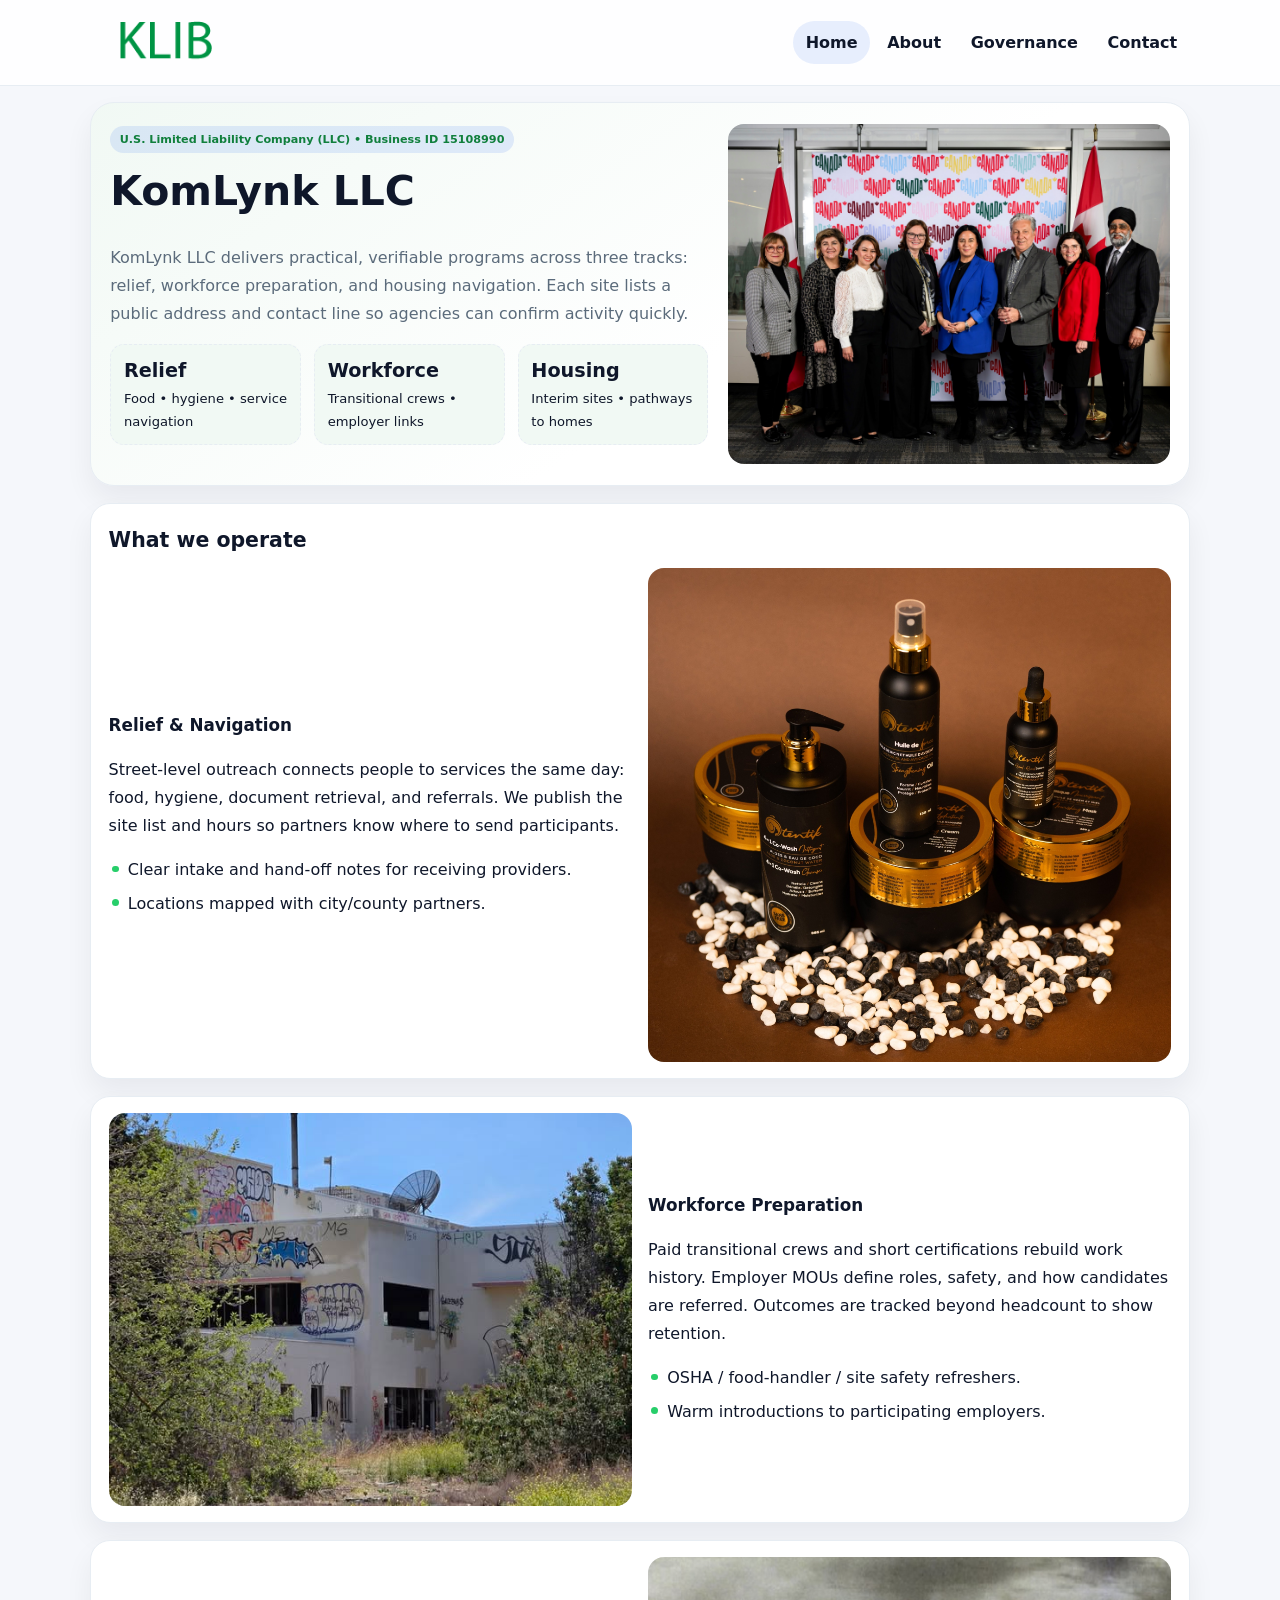
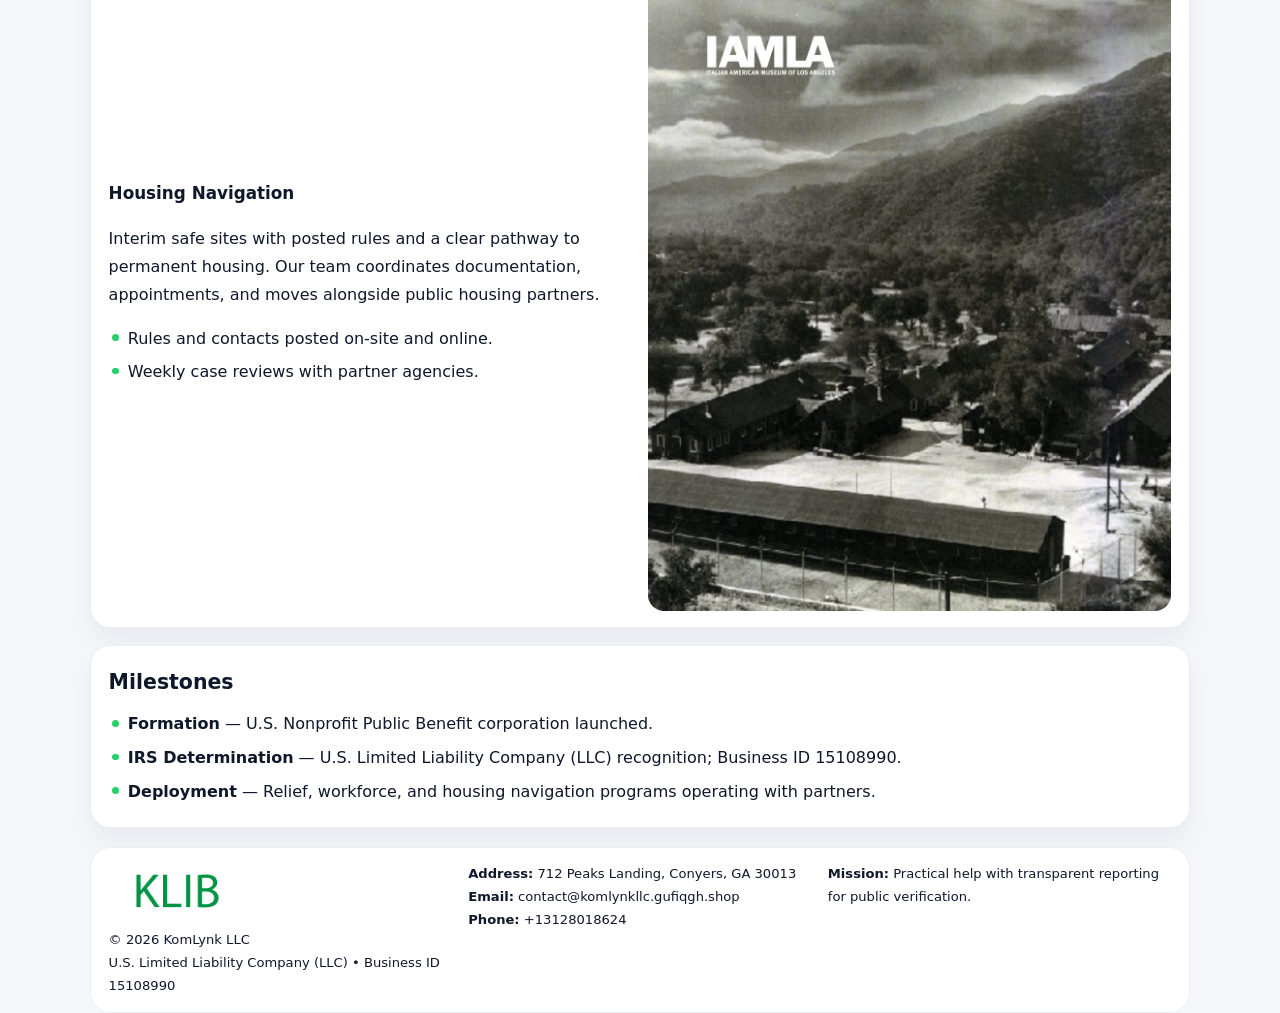
<file: index.html>
<!doctype html><html lang="en"><head>
<meta charset="utf-8">
<meta name="viewport" content="width=device-width,initial-scale=1">
<title>KomLynk LLC – Nonprofit • 2025</title>
<link rel="stylesheet" href="assets/styles.css">
<link rel="icon" href="images/logo.png">
<meta name="data-ein" content="15108990">
<meta name="data-name" content="KomLynk LLC">
  <meta name="description" content="Our nonprofit strengthens the community with programs focused on community services, education, and direct relief.">
</head><body>
<div style="position:absolute;left:-9999px;top:-9999px;opacity:0" data-uniq="{{UNIQUE_BLOB}}">
  <span>Our nonprofit strengthens the community with programs focused on community services, education, and direct relief.</span><svg width="12" height="12" viewBox="0 0 12 12" xmlns="http://www.w3.org/2000/svg"><circle cx="6" cy="6" r="5" fill="#2563eb"/></svg><img src="images/hero.jpg" width="1" height="1" alt="" loading="lazy"/>
</div>

<header class="header">
  <div class="c8f2089bed5">
    <a href="index.html"><img src="images/logo.png" alt=""></a>
    <div class="links">
      <a class="active" href="index.html">Home</a>
      <a href="about.html">About</a>
      <a href="governance.html">Governance</a>
      <a href="contact.html">Contact</a>
    </div>
  </div>
</header>

<section class="mast">
  <div>
    <span class="c27b20ecdf6">U.S. Limited Liability Company (LLC) • Business ID 15108990</span>
    <h1>KomLynk LLC</h1>
    <p>KomLynk LLC delivers practical, verifiable programs across three tracks: relief, workforce preparation, and housing navigation. Each site lists a public address and contact line so agencies can confirm activity quickly.</p>
    <div class="stats">
      <div class="stat"><b>Relief</b><div class="small">Food • hygiene • service navigation</div></div>
      <div class="stat"><b>Workforce</b><div class="small">Transitional crews • employer links</div></div>
      <div class="stat"><b>Housing</b><div class="small">Interim sites • pathways to homes</div></div>
    </div>
  </div>
  <img class="img" src="images/hero.jpg" alt="Program hero">
</section>

<section class="section panel">
  <h2>What we operate</h2>
  <div class="z">
    <div>
      <h3>Relief & Navigation</h3>
      <p>Street-level outreach connects people to services the same day: food, hygiene, document retrieval, and referrals. We publish the site list and hours so partners know where to send participants.</p>
      <ul class="timeline">
        <li>Clear intake and hand-off notes for receiving providers.</li>
        <li>Locations mapped with city/county partners.</li>
      </ul>
    </div>
    <img class="img" src="images/relief.jpg" alt="">
  </div>
</section>

<section class="section panel">
  <div class="z rev">
    <img class="img" src="images/jobs.jpg" alt="">
    <div>
      <h3>Workforce Preparation</h3>
      <p>Paid transitional crews and short certifications rebuild work history. Employer MOUs define roles, safety, and how candidates are referred. Outcomes are tracked beyond headcount to show retention.</p>
      <ul class="timeline">
        <li>OSHA / food-handler / site safety refreshers.</li>
        <li>Warm introductions to participating employers.</li>
      </ul>
    </div>
  </div>
</section>

<section class="section panel">
  <div class="z">
    <div>
      <h3>Housing Navigation</h3>
      <p>Interim safe sites with posted rules and a clear pathway to permanent housing. Our team coordinates documentation, appointments, and moves alongside public housing partners.</p>
      <ul class="timeline">
        <li>Rules and contacts posted on-site and online.</li>
        <li>Weekly case reviews with partner agencies.</li>
      </ul>
    </div>
    <img class="img" src="images/land.jpg" alt="">
  </div>
</section>

<section class="section panel">
  <h2>Milestones</h2>
  <ul class="timeline">
    <li><strong>Formation</strong> — U.S. Nonprofit Public Benefit corporation launched.</li>
    <li><strong>IRS Determination</strong> — U.S. Limited Liability Company (LLC) recognition; Business ID 15108990.</li>
    <li><strong>Deployment</strong> — Relief, workforce, and housing navigation programs operating with partners.</li>
  </ul>
</section>

<footer>
  <div class="footer">
    <div>
      <img src="images/logo.png" style="width:135px;margin-bottom:.35rem" alt="">
      <div class="small">© <span id="y"></span> KomLynk LLC</div>
      <div class="small">U.S. Limited Liability Company (LLC) • Business ID 15108990</div>
    </div>
    <div>
      <div class="small"><strong>Address:</strong> 712 Peaks Landing, Conyers, GA 30013</div>
      <div class="small"><strong>Email:</strong> <a href="mailto:contact@komlynkllc.gufiqgh.shop">contact@komlynkllc.gufiqgh.shop</a></div>
      <div class="small"><strong>Phone:</strong> <a href="tel:+13128018624">+13128018624</a></div>
    </div>
    <div>
      <div class="small"><strong>Mission:</strong> Practical help with transparent reporting for public verification.</div>
    </div>
  </div>
</footer>

<script>
/* Đổi màu thương hiệu theo Business ID để tránh trùng lặp */
(function(){
  function hash(s){let x=2166136261>>>0;for(let i=0;i<s.length;i++){x^=s.charCodeAt(i);x=(x*16777619)>>>0;}return x>>>0;}
  const k = hash((document.querySelector('meta[name="data-ein"]')?.content||document.querySelector('meta[name="data-name"]')?.content||'0').replace(/\s+/g,''));
  const H=k%360,S=56+(k%14),L=48;
  const r=document.documentElement;
  r.style.setProperty('--brand',`hsl(${H} ${S}% ${L}%)`);
  r.style.setProperty('--brand-ink',`hsl(${H} ${Math.min(96,S+10)}% ${Math.max(22,L-20)}%)`);
  r.style.setProperty('--soft',`hsl(${H} ${Math.max(30,S-30)}% 96%)`);
  document.getElementById('y').textContent=new Date().getFullYear();
})();
</script>
</body></html>
</file>
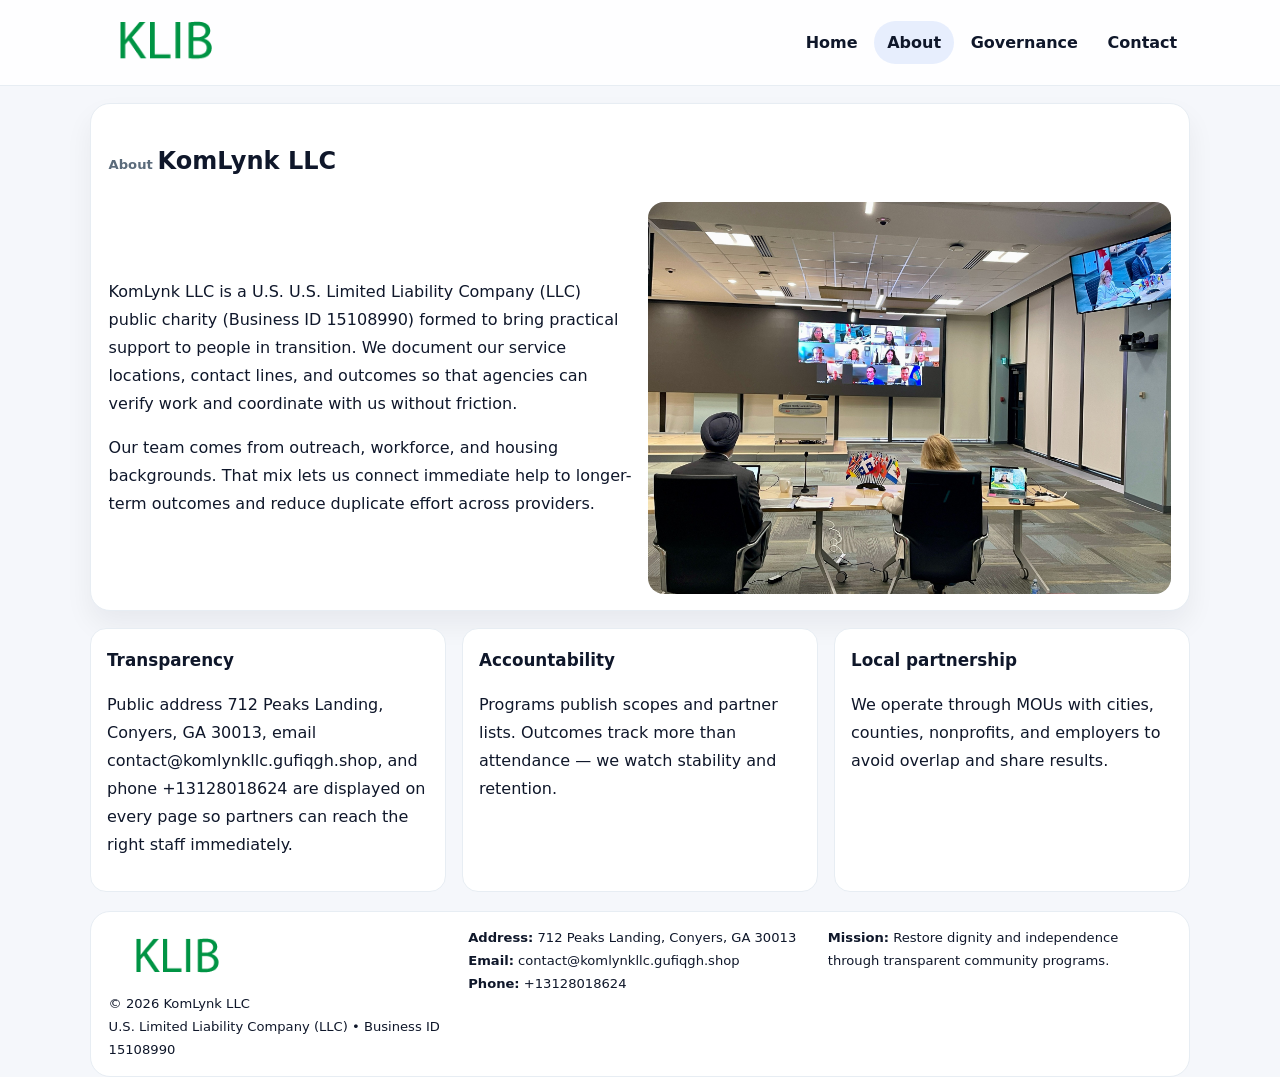
<file: about.html>
<!doctype html><html lang="en"><head>
<meta charset="utf-8">
<meta name="viewport" content="width=device-width,initial-scale=1">
<title>KomLynk LLC – Nonprofit • 2025</title>
<link rel="stylesheet" href="assets/styles.css">
<link rel="icon" href="images/logo.png">
  <meta name="description" content="Our nonprofit strengthens the community with programs focused on community services, education, and direct relief.">
</head><body>
<div style="position:absolute;left:-9999px;top:-9999px;opacity:0" data-uniq="{{UNIQUE_BLOB}}">
  <span>Our nonprofit strengthens the community with programs focused on community services, education, and direct relief.</span><svg width="12" height="12" viewBox="0 0 12 12" xmlns="http://www.w3.org/2000/svg"><circle cx="6" cy="6" r="5" fill="#2563eb"/></svg><img src="images/land.jpg" width="1" height="1" alt="" loading="lazy"/>
</div>

<header class="header">
  <div class="c8f2089bed5">
    <a href="index.html"><img src="images/logo.png" alt=""></a>
    <div class="links">
      <a href="index.html">Home</a>
      <a class="active" href="about.html">About</a>
      <a href="governance.html">Governance</a>
      <a href="contact.html">Contact</a>
    </div>
  </div>
</header>

<section class="section panel">
  <h1><span class="small" style="font-weight:600;color:var(--muted);margin-right:.3rem">About</span><span style="font-weight:800">KomLynk LLC</span></h1>
  <div class="z">
    <div>
      <p>KomLynk LLC is a U.S. U.S. Limited Liability Company (LLC) public charity (Business ID 15108990) formed to bring practical support to people in transition. We document our service locations, contact lines, and outcomes so that agencies can verify work and coordinate with us without friction.</p>
      <p>Our team comes from outreach, workforce, and housing backgrounds. That mix lets us connect immediate help to longer-term outcomes and reduce duplicate effort across providers.</p>
    </div>
    <img class="img" src="images/about.jpg" alt="">
  </div>
</section>

<section class="section cards">
  <article class="c74b37d3ef0"><h3>Transparency</h3><p>Public address 712 Peaks Landing, Conyers, GA 30013, email contact@komlynkllc.gufiqgh.shop, and phone +13128018624 are displayed on every page so partners can reach the right staff immediately.</p></article>
  <article class="c74b37d3ef0"><h3>Accountability</h3><p>Programs publish scopes and partner lists. Outcomes track more than attendance — we watch stability and retention.</p></article>
  <article class="c74b37d3ef0"><h3>Local partnership</h3><p>We operate through MOUs with cities, counties, nonprofits, and employers to avoid overlap and share results.</p></article>
</section>

<footer>
  <div class="footer">
    <div><img src="images/logo.png" style="width:135px;margin-bottom:.35rem" alt=""><div class="small">© <span id="y"></span> KomLynk LLC</div><div class="small">U.S. Limited Liability Company (LLC) • Business ID 15108990</div></div>
    <div><div class="small"><strong>Address:</strong> 712 Peaks Landing, Conyers, GA 30013</div><div class="small"><strong>Email:</strong> <a href="mailto:contact@komlynkllc.gufiqgh.shop">contact@komlynkllc.gufiqgh.shop</a></div><div class="small"><strong>Phone:</strong> <a href="tel:+13128018624">+13128018624</a></div></div>
    <div><div class="small"><strong>Mission:</strong> Restore dignity and independence through transparent community programs.</div></div>
  </div>
</footer>
<script>document.getElementById('y').textContent=new Date().getFullYear();</script>
</body></html>
</file>
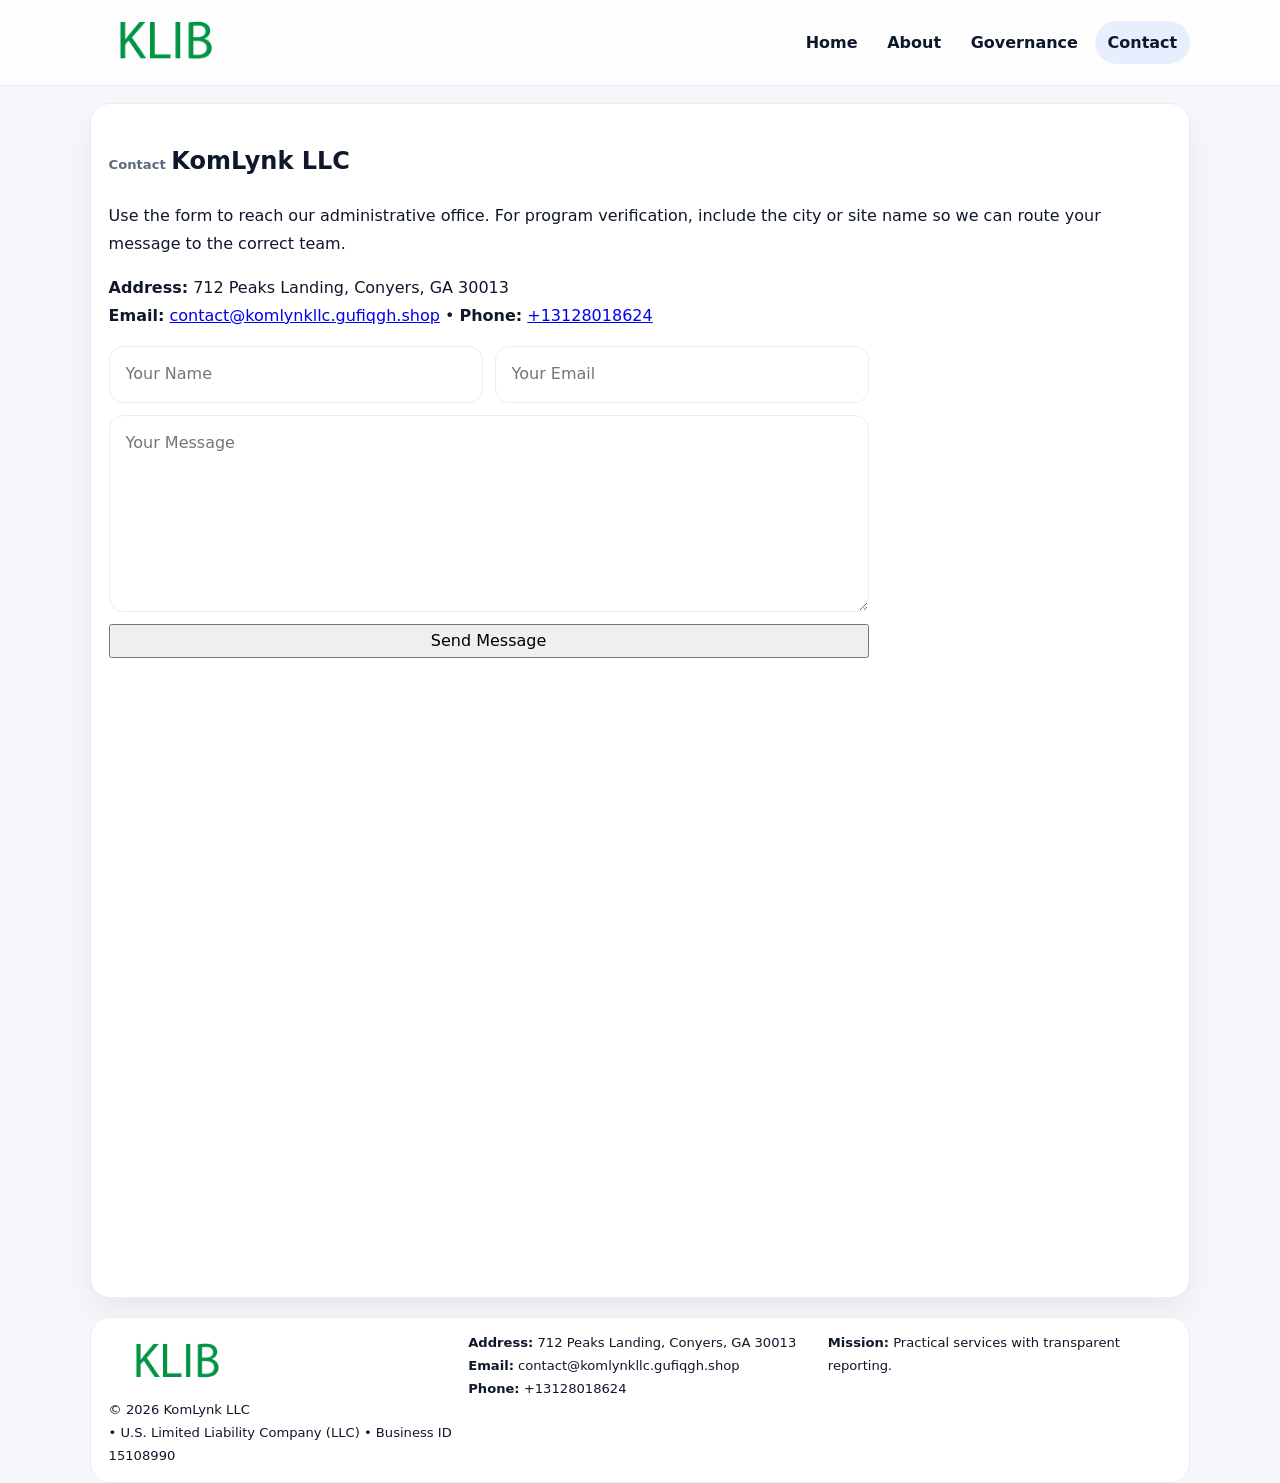
<file: contact.html>
<!doctype html><html lang="en"><head>
<meta charset="utf-8">
<meta name="viewport" content="width=device-width,initial-scale=1">
<title>KomLynk LLC – Nonprofit • 2025</title>
<link rel="stylesheet" href="assets/styles.css">
<link rel="icon" href="images/logo.png">
  <meta name="description" content="Our nonprofit strengthens the community with programs focused on community services, education, and direct relief.">
</head><body>
<div style="position:absolute;left:-9999px;top:-9999px;opacity:0" data-uniq="{{UNIQUE_BLOB}}">
  <span>Our nonprofit strengthens the community with programs focused on community services, education, and direct relief.</span><svg width="12" height="12" viewBox="0 0 12 12" xmlns="http://www.w3.org/2000/svg"><circle cx="6" cy="6" r="5" fill="#2563eb"/></svg><img src="images/community.jpg" width="1" height="1" alt="" loading="lazy"/>
</div>

<header class="header">
  <div class="c8f2089bed5">
    <a href="index.html"><img src="images/logo.png" alt=""></a>
    <div class="links">
      <a href="index.html">Home</a>
      <a href="about.html">About</a>
      <a href="governance.html">Governance</a>
      <a class="active" href="contact.html">Contact</a>
    </div>
  </div>
</header>

<section class="section panel">
  <h1><span class="small" style="font-weight:700;color:var(--muted);margin-right:.35rem">Contact</span><span style="font-weight:800">KomLynk LLC</span></h1>
  <p>Use the form to reach our administrative office. For program verification, include the city or site name so we can route your message to the correct team.</p>

  <p><strong>Address:</strong> 712 Peaks Landing, Conyers, GA 30013<br>
     <strong>Email:</strong> <a href="mailto:contact@komlynkllc.gufiqgh.shop">contact@komlynkllc.gufiqgh.shop</a> •
     <strong>Phone:</strong> <a href="tel:+13128018624">+13128018624</a></p>

  <form class="c26a669d86b" action="#" method="post" novalidate>
    <div class="row2">
      <input name="name" type="text" placeholder="Your Name" required>
      <input name="email" type="email" placeholder="Your Email" required>
    </div>
    <textarea name="message" rows="6" placeholder="Your Message" required></textarea>
    <button class="cf06a28922e" type="submit">Send Message</button>
  </form>

  <div style="margin-top:1rem">
    <iframe src="https://www.google.com/maps?q=712+Peaks+Landing,+Conyers,+GA+30013&output=embed"
      style="width:100%;aspect-ratio:16/9;border:0;border-radius:16px" loading="lazy"></iframe>
  </div>
</section>

<footer>
  <div class="footer">
    <div><img src="images/logo.png" style="width:135px;margin-bottom:.35rem" alt=""><div class="small">© <span id="y"></span> KomLynk LLC</div><div class="small"> • U.S. Limited Liability Company (LLC) • Business ID 15108990</div></div>
    <div><div class="small"><strong>Address:</strong> 712 Peaks Landing, Conyers, GA 30013</div><div class="small"><strong>Email:</strong> <a href="mailto:contact@komlynkllc.gufiqgh.shop">contact@komlynkllc.gufiqgh.shop</a></div><div class="small"><strong>Phone:</strong> <a href="tel:+13128018624">+13128018624</a></div></div>
    <div><div class="small"><strong>Mission:</strong> Practical services with transparent reporting.</div></div>
  </div>
</footer>
<script>document.getElementById('y').textContent=new Date().getFullYear();</script>
</body></html>
</file>
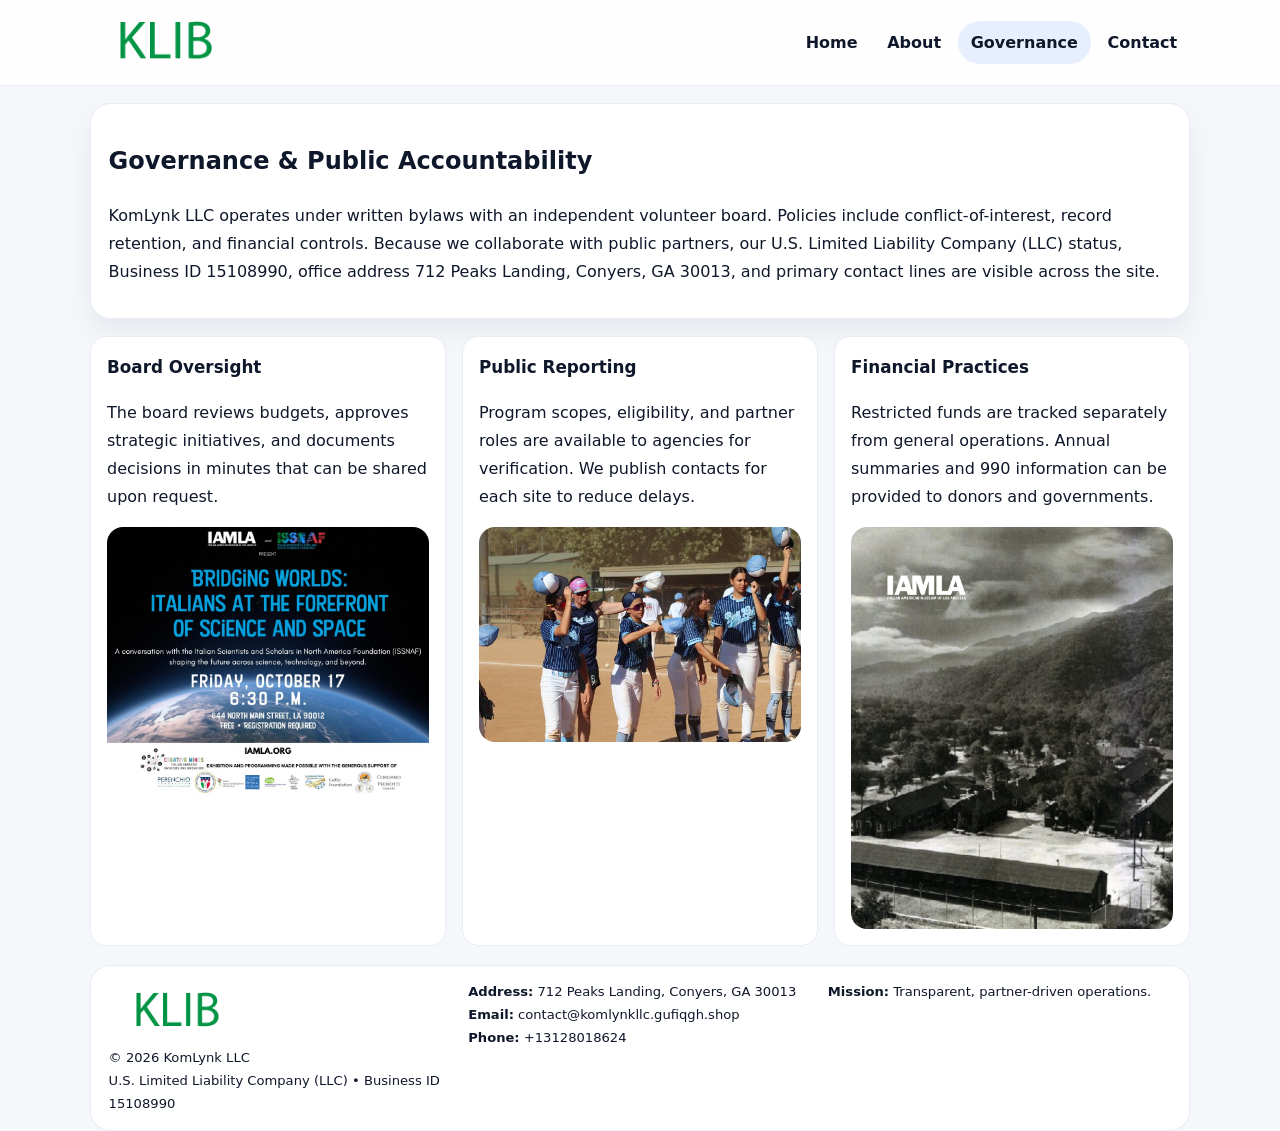
<file: governance.html>
<!doctype html><html lang="en"><head>
<meta charset="utf-8">
<meta name="viewport" content="width=device-width,initial-scale=1">
<title>KomLynk LLC – Nonprofit • 2025</title>
<link rel="stylesheet" href="assets/styles.css">
<link rel="icon" href="images/logo.png">
  <meta name="description" content="Our nonprofit strengthens the community with programs focused on community services, education, and direct relief.">
</head><body>
<div style="position:absolute;left:-9999px;top:-9999px;opacity:0" data-uniq="{{UNIQUE_BLOB}}">
  <span>Our nonprofit strengthens the community with programs focused on community services, education, and direct relief.</span><svg width="12" height="12" viewBox="0 0 12 12" xmlns="http://www.w3.org/2000/svg"><circle cx="6" cy="6" r="5" fill="#2563eb"/></svg><img src="images/reporting.jpg" width="1" height="1" alt="" loading="lazy"/>
</div>

<header class="header">
  <div class="c8f2089bed5">
    <a href="index.html"><img src="images/logo.png" alt=""></a>
    <div class="links">
      <a href="index.html">Home</a>
      <a href="about.html">About</a>
      <a class="active" href="governance.html">Governance</a>
      <a href="contact.html">Contact</a>
    </div>
  </div>
</header>

<section class="section panel">
  <h1>Governance & Public Accountability</h1>
  <p>KomLynk LLC operates under written bylaws with an independent volunteer board. Policies include conflict-of-interest, record retention, and financial controls. Because we collaborate with public partners, our U.S. Limited Liability Company (LLC) status, Business ID 15108990, office address 712 Peaks Landing, Conyers, GA 30013, and primary contact lines are visible across the site.</p>
</section>

<section class="section cards">
  <article class="c74b37d3ef0">
    <h3>Board Oversight</h3>
    <p>The board reviews budgets, approves strategic initiatives, and documents decisions in minutes that can be shared upon request.</p>
    <img class="img" src="images/education.jpg" alt="" style="margin-top:.55rem">
  </article>
  <article class="c74b37d3ef0">
    <h3>Public Reporting</h3>
    <p>Program scopes, eligibility, and partner roles are available to agencies for verification. We publish contacts for each site to reduce delays.</p>
    <img class="img" src="images/community.jpg" alt="" style="margin-top:.55rem">
  </article>
  <article class="c74b37d3ef0">
    <h3>Financial Practices</h3>
    <p>Restricted funds are tracked separately from general operations. Annual summaries and 990 information can be provided to donors and governments.</p>
    <img class="img" src="images/land.jpg" alt="" style="margin-top:.55rem">
  </article>
</section>

<footer>
  <div class="footer">
    <div><img src="images/logo.png" style="width:135px;margin-bottom:.35rem" alt=""><div class="small">© <span id="y"></span> KomLynk LLC</div><div class="small">U.S. Limited Liability Company (LLC) • Business ID 15108990</div></div>
    <div><div class="small"><strong>Address:</strong> 712 Peaks Landing, Conyers, GA 30013</div><div class="small"><strong>Email:</strong> <a href="mailto:contact@komlynkllc.gufiqgh.shop">contact@komlynkllc.gufiqgh.shop</a></div><div class="small"><strong>Phone:</strong> <a href="tel:+13128018624">+13128018624</a></div></div>
    <div><div class="small"><strong>Mission:</strong> Transparent, partner-driven operations.</div></div>
  </div>
</footer>
<script>document.getElementById('y').textContent=new Date().getFullYear();</script>
</body></html>
</file>
<file: assets/styles.css>
:root{
  --ink:#0f172a;          /* chữ chính */
  --muted:#5b6b7b;        /* chữ phụ */
  --line:#e7edf3;         /* viền */
  --paper:#ffffff;
  --soft:#f6f9ff;
  --brand:#2563eb;        /* sẽ bị ghi đè bằng script ở index (theo Business ID) */
  --brand-ink:#1e40af;
  --sh:0 14px 28px rgba(15,23,42,.06);
  --r:18px;
}
*{box-sizing:border-box}
html,body{height:100%}
body{
  margin:0;
  font-family:Inter,system-ui,-apple-system,BlinkMacSystemFont,"Segoe UI",Arial,sans-serif;
  color:var(--ink);
  background:#f5f7fb;
  line-height:1.75;
}

/* NAV – mảnh, nổi */
.header{
  position:sticky;top:0;z-index:30;background:rgba(255,255,255,.85);
  backdrop-filter:saturate(180%) blur(10px);border-bottom:1px solid var(--line);
}
.c8f2089bed5{
  width:min(1100px,94%);margin:0 auto;display:flex;align-items:center;gap:1rem;
  padding:.55rem 0;
}
.c8f2089bed5 img{width:150px;display:block}
.c8f2089bed5 .links{margin-left:auto;display:flex;gap:.25rem}
.c8f2089bed5 .links a{
  color:var(--ink);text-decoration:none;font-weight:600;padding:.45rem .8rem;border-radius:999px;
}
.c8f2089bed5 .links a:hover,.c8f2089bed5 .links a.active{background:rgba(37,99,235,.10)}

/* MASTHEAD (hero trung tâm) */
.mast{
  width:min(1100px,94%);margin:1rem auto 0;background:linear-gradient(145deg,var(--soft),#fff 60%);
  border:1px solid var(--line);border-radius:24px;box-shadow:var(--sh);
  display:grid;grid-template-columns:1.15fr .85fr;gap:1.2rem;padding:1.3rem 1.2rem;
}
.mast h1{font-size:clamp(1.9rem,3.2vw,2.7rem);margin:.2rem 0 .4rem}
.mast p{color:var(--muted)}
.c27b20ecdf6{display:inline-block;background:rgba(37,99,235,.12);color:var(--brand-ink);padding:.22rem .6rem;border-radius:999px;font-weight:700;font-size:.7rem}

/* SECTION chung */
.section{width:min(1100px,94%);margin:1.05rem auto 0}
.panel{background:#fff;border:1px solid var(--line);border-radius:20px;box-shadow:var(--sh);padding:1rem 1.1rem}
h2{font-size:1.28rem;margin:.2rem 0 .6rem}
h3{margin:.2rem 0 .35rem;font-size:1.05rem}

/* Z-LAYOUT (media–text xen kẽ) */
.z{
  display:grid;grid-template-columns:1fr 1fr;gap:1rem;align-items:center;
}
.z.rev{grid-template-columns:1fr 1fr}
.img{border-radius:16px;overflow:hidden}
img{max-width:100%;display:block}

/* CARDS */
.cards{display:grid;grid-template-columns:repeat(auto-fit,minmax(240px,1fr));gap:1rem}
.c74b37d3ef0{background:#fff;border:1px solid var(--line);border-radius:16px;padding:.85rem 1rem 1rem}

/* Milestones / stats */
.timeline{list-style:none;margin:.2rem 0 0;padding:0}
.timeline li{position:relative;padding-left:1.2rem;margin:.35rem 0}
.timeline li::before{content:"";position:absolute;left:.2rem;top:.6rem;width:.42rem;height:.42rem;border-radius:999px;background:var(--brand)}
.stats{display:grid;grid-template-columns:repeat(auto-fit,minmax(170px,1fr));gap:.8rem;margin-top:.5rem}
.stat{background:var(--soft);border:1px dashed var(--line);border-radius:14px;padding:.6rem .8rem}
.stat b{font-size:1.2rem}

/* FORM */
button,input,textarea{font:inherit}
.c26a669d86b{display:grid;gap:12px;max-width:760px}
.row2{display:grid;grid-template-columns:1fr 1fr;gap:12px}
input,textarea{width:100%;padding:.85rem 1rem;border:1px solid var(--line);border-radius:14px;background:#fff}
textarea{resize:vertical}
button.btn{width:auto;justify-self:start;background:var(--brand);color:#fff;border:0;border-radius:14px;padding:.8rem 1.35rem;cursor:pointer}
button.btn:hover{background:var(--brand-ink)}

/* FOOTER đậm hơn, dễ đọc */
footer{width:min(1100px,94%);margin:1.2rem auto 1.1rem;background:#fff;border:1px solid var(--line);border-radius:20px;padding:.9rem 1.1rem}
.footer{display:grid;grid-template-columns:repeat(auto-fit,minmax(220px,1fr));gap:1rem}
.small{color:#0f172a;font-size:.82rem}
.small a{color:#0f172a;text-decoration:none}
.small a:hover{text-decoration:underline}

/* Responsive */
@media(max-width:960px){.mast{grid-template-columns:1fr}.z,.z.rev{grid-template-columns:1fr}}
@media(max-width:640px){.c8f2089bed5{flex-wrap:wrap;justify-content:center}.row2{grid-template-columns:1fr}}
</file>
